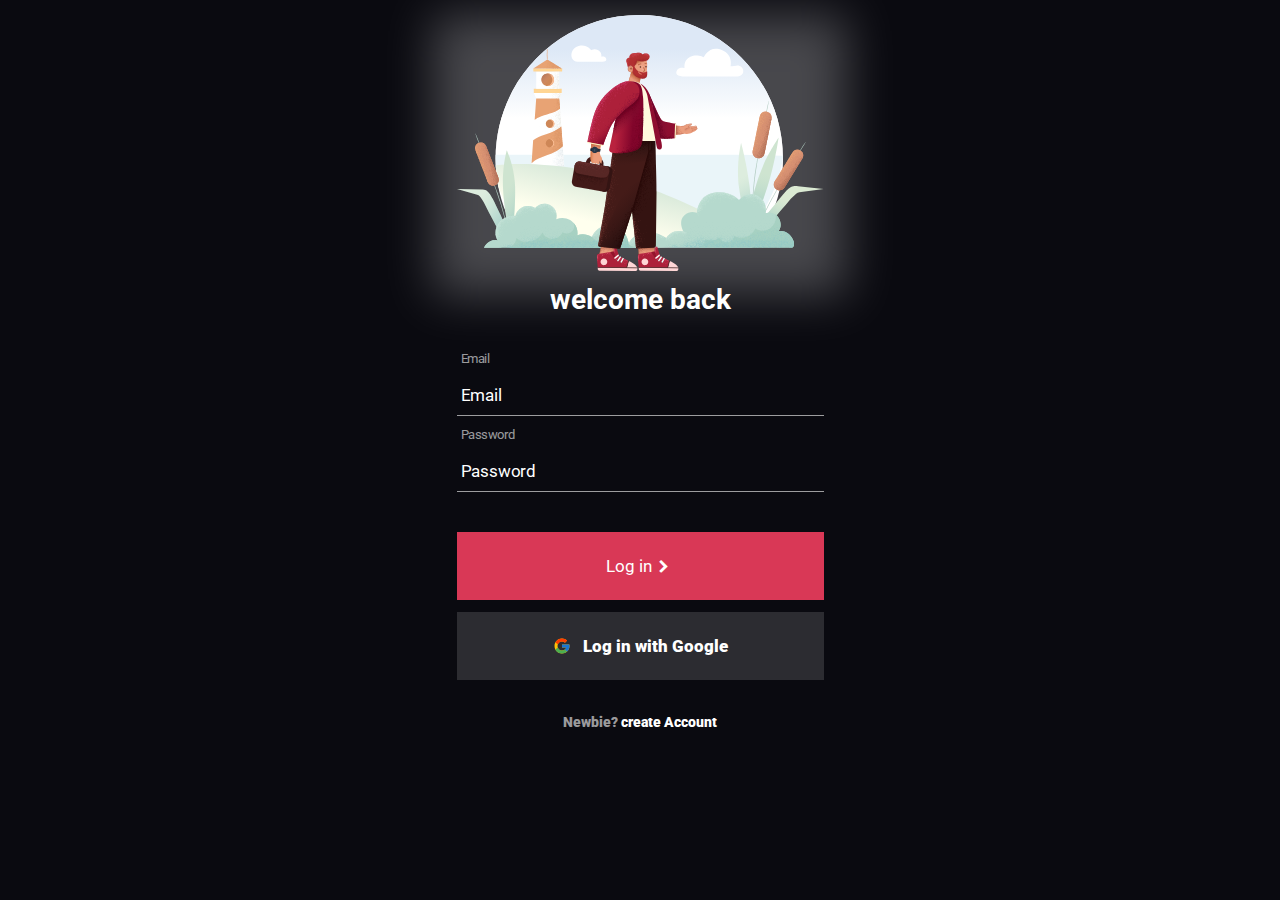
<file: index.html>
<!DOCTYPE html>
<html lang="pt-br">
  <head>
    <meta charset="UTF-8" />
    <meta name="viewport" content="width=device-width, initial-scale=1.0" />
    <link rel="preconnect" href="https://fonts.googleapis.com" />
    <link rel="preconnect" href="https://fonts.gstatic.com" crossorigin />
    <link
      href="https://fonts.googleapis.com/css2?family=Roboto:wght@400;700;900&display=swap"
      rel="stylesheet"
    />
    <link
      href="https://unpkg.com/boxicons@2.1.4/css/boxicons.min.css"
      rel="stylesheet"
    />
    <link rel="stylesheet" href="styles.css">
    <title>Login App</title>
  </head>

  <body>
    <main>
        <div class="blur"></div>
      <img src="./imagens/login.img.svg" alt="homen com uma mala" />
      <h1>welcome back</h1>

      <div class="container-inputs">
        <label>Email</label>
        <input placeholder="Email" type="email" />

        <label>Password</label>
        <input placeholder="Password" type="password" />
      </div>

      <button class="btn-login">
        Log in
        <i class="bx bxs-chevron-right"></i>
      </button>
      <button class="btn-google">
        <img src="./imagens/icon.google.svg" alt="logo do google" />
        Log in with Google
      </button>

      <div class="container-link">
        <a href="./singup.html">
          Newbie?
          <span> create Account </span>
        </a>
      </div>
    </main>
  </body>
</html>
</file>
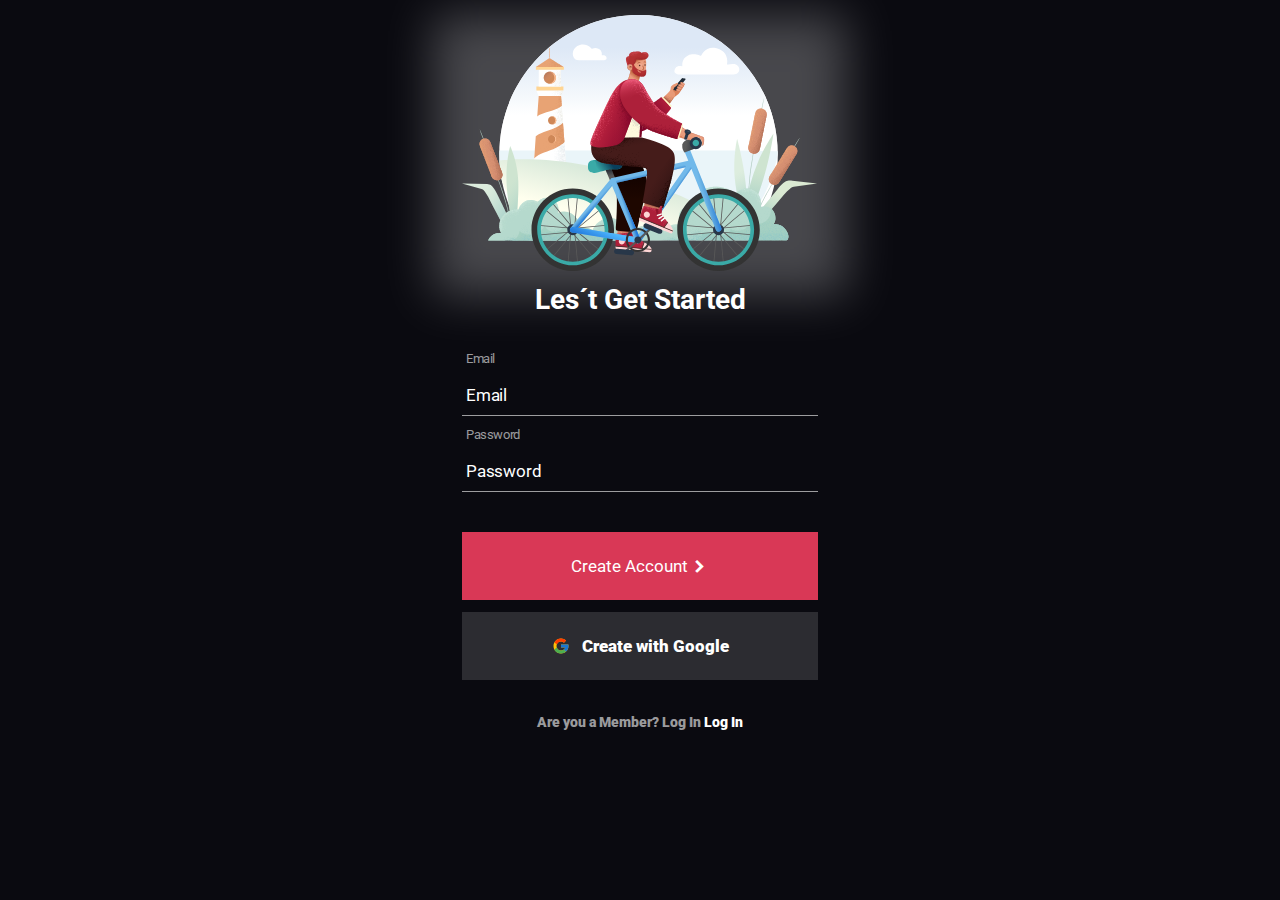
<file: singup.html>
<!DOCTYPE html>
<html lang="pt-br">
  <head>
    <meta charset="UTF-8" />
    <meta name="viewport" content="width=device-width, initial-scale=1.0" />
    <link rel="preconnect" href="https://fonts.googleapis.com" />
    <link rel="preconnect" href="https://fonts.gstatic.com" crossorigin />
    <link
      href="https://fonts.googleapis.com/css2?family=Roboto:wght@400;700;900&display=swap"
      rel="stylesheet"
    />
    <link
      href="https://unpkg.com/boxicons@2.1.4/css/boxicons.min.css"
      rel="stylesheet"
    />
    <link rel="stylesheet" href="styles.css" />
    <title>Login App</title>
  </head>

  <body>
    <main>
      <div class="blur"></div>
      <img src="./imagens/singup.img.svg" alt="homen na bicicleta" />
      <h1>Les´t Get Started</h1>

      <div class="container-inputs">
        <label>Email</label>
        <input placeholder="Email" type="email" />

        <label>Password</label>
        <input placeholder="Password" type="password" />
      </div>

      <button class="btn-login">
        Create Account
        <i class="bx bxs-chevron-right"></i>
      </button>
      <button class="btn-google">
        <img src="./imagens/icon.google.svg" alt="logo do google" />
        Create with Google
      </button>

      <div class="container-link">
        <a href="./index.html">
          Are you a Member? Log In
          <span> Log In </span>
        </a>
      </div>
    </main>
  </body>
</html>
</file>
<file: styles.css>
* {
  margin: 0;
  padding: 0;
  box-sizing: border-box;
  font-family: "Roboto", sans-serif;
}

body {
  display: flex;
  justify-content: center;
  background-color: #0a0a10;
}

main {
  display: flex;
  flex-direction: column;
  align-items: center;
  padding: 15px 0px;
  max-width: 414px;
  min-height: 100vh;
  gap: 12px;
  position: relative;
}

.blur {
  width: 414px;
  height: 280px;
  position: absolute;
  z-index: -1;
  background: #ffff;
  opacity: 0.25;
  filter: blur(24px);
}

h1 {
  font-weight: 700;
  font-size: 28px;
  line-height: 33px;
  text-align: center;
  color: #ffff;
}

.container-inputs {
  margin-top: 20px;
  display: flex;
  flex-direction: column;
  width: 100%;
}

label {
  font-weight: 400px;
  font-size: 13px;
  line-height: 22px;
  align-items: center;
  letter-spacing: -0.408px;
  color: rgb(255, 255, 255, 0.6);
  margin-bottom: 4px;
  margin-left: 4px;
}

input {
  width: 100%;
  height: 42px;
  margin-bottom: 8px;
  background: transparent;
  outline: none;
  border: none;
  border-bottom: 1px solid rgb(255, 255, 255, 0.6);

  font-weight: 400px;
  font-size: 17px;
  line-height: 20px;
  letter-spacing: -0.2px;
  color: #ffff;
  padding-left: 4px;
}

input::placeholder {
  font-weight: 400px;
  font-size: 17px;
  line-height: 20px;
  letter-spacing: -0.2px;
  color: #ffff;
}

.btn-login {
  margin-top: 20px;
  width: 100%;
  height: 68px;
  background: #d93856;

  font-weight: 900px;
  font-size: 17px;
  line-height: 2px;
  color: #fff;
  border: none;

  display: flex;
  align-items: center;
  justify-content: center;
  transition: 0.3s ease;
}

.btn-login:hover {
  cursor: pointer;

  opacity: 0.8;
}

.btn-login:active {
  opacity: 0.6;
}

i {
  font-weight: 900px;
  font-size: 22px;
  line-height: 2px;
}

.btn-google {
  width: 100%;
  height: 68px;
  border: none;
  display: flex;
  align-items: center;
  justify-content: center;
  transition: 0.3s ease;
  background: rgba(255, 255, 255, 0.14);

  font-weight: 900;
  font-size: 17px;
  line-height: 2px;
  color: #fff;
  gap: 12px;
}

.btn-google:hover {
  cursor: pointer;

  opacity: 0.8;
}

.btn-google:active {
  opacity: 0.6;
}

.container-link {
  margin-top: 20px;
  position: relative;
}

a {
  font-weight: 900;
  font-size: 14px;
  line-height: 16px;
  color: rgba(255, 255, 255, 0.6);
  text-decoration: none;
}

a::after{
    content: "";
    width: 0;
    height: 2px;
    position: absolute;
    background: #d93856;
    bottom: -3px;
    left: 0;
    transition: 0.3s ease;
}

a:hover::after{
    content: "";
    width: 100%;
    height: 2px;
    position: absolute;
    background: #d93856;
    bottom: -3px;
    left: 0;
}


span {
    color: #ffffff;
}
</file>
